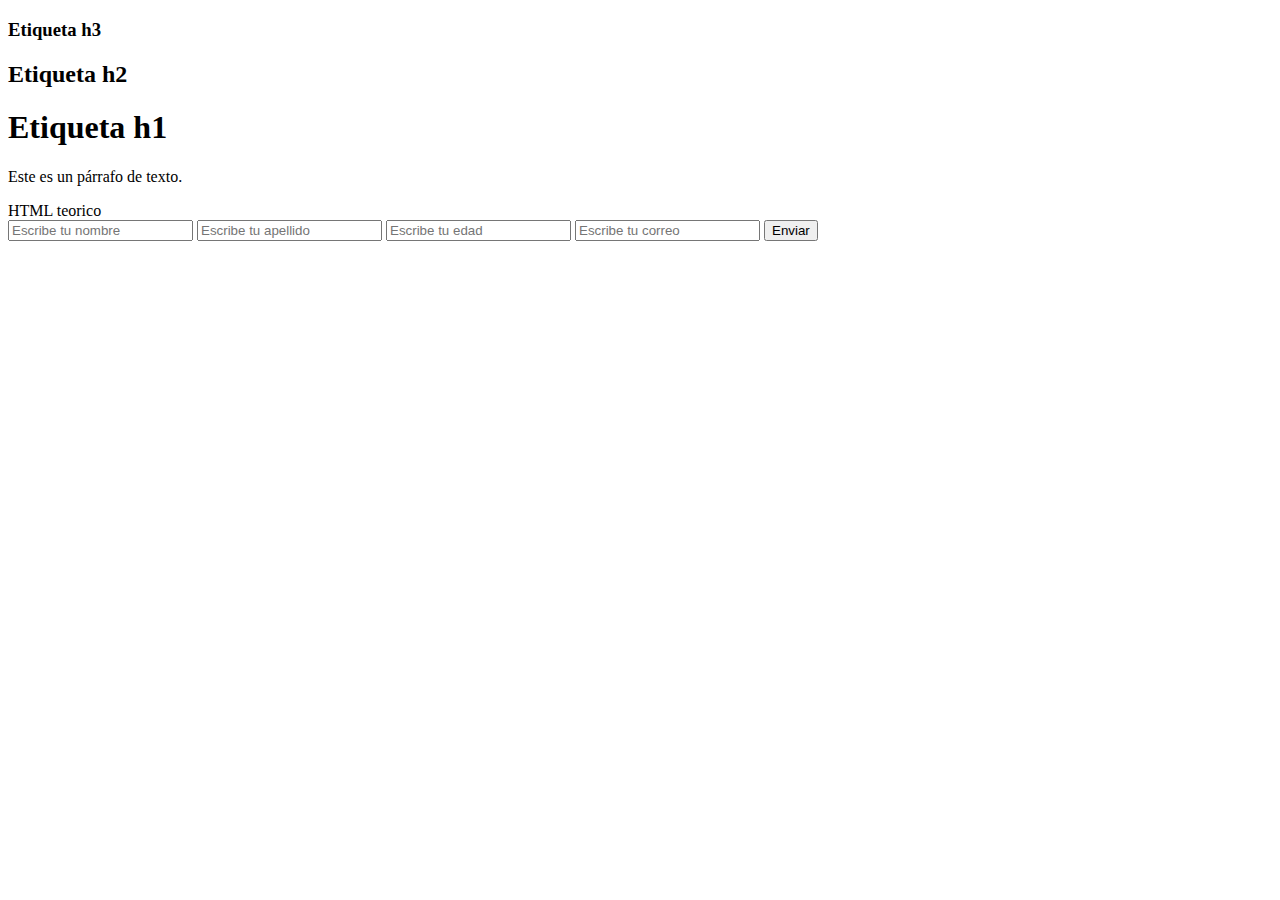
<file: clase3.html>
<!DOCTYPE html>
<html>
    <head>
        <title>My First Web Page</title>
    </head>
    <body>
        <h3>Etiqueta h3</h3>
        <h2>Etiqueta h2</h2>
        <h1>Etiqueta h1</h1>
        <p>Este es un párrafo de texto.</p>
        <div>
            <div> HTML teorico</div>
            <input type="text" placeholder="Escribe tu nombre">
            <input type="text" placeholder="Escribe tu apellido">
            <input type="text" placeholder="Escribe tu edad">
            <input type="text" placeholder="Escribe tu correo">
            <input type="button" value="Enviar">
        </div>
    </body>
</html>
</file>
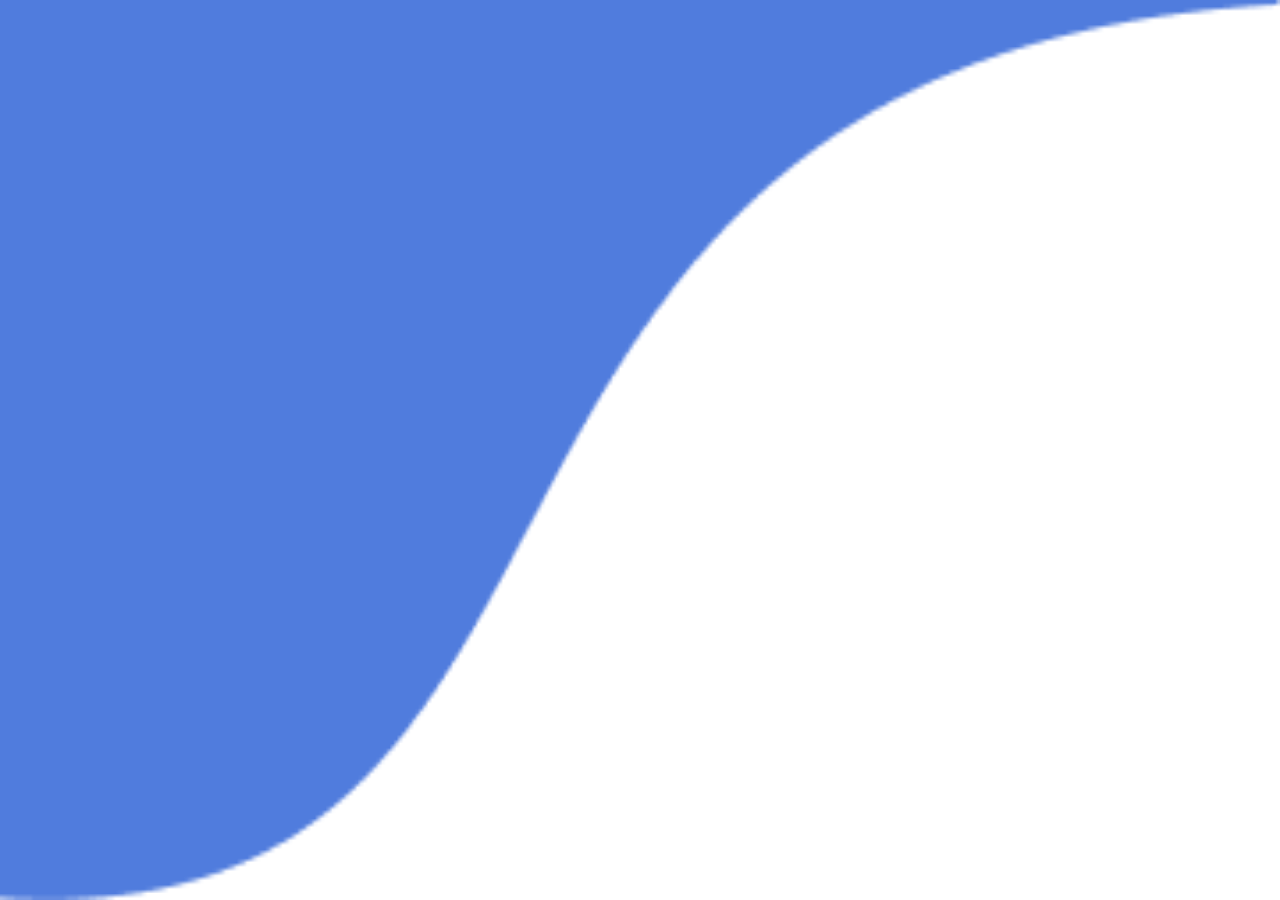
<file: inicio1.html>
<!DOCTYPE html>
<html>
    <head>
        <meta charset="UTF-8">
        <meta name="viewport" content="width=device-width, initial-scale=1.0">
        <link rel="stylesheet" href="style.css"> <!-- Aquí enlazas el CSS -->
    </head>
    <body style ="background-color: white;">
        <img src = "images/Vector.png" alt = "Vector" class="vector" style = "width: 100%; height: 100%;">
    </body>
</html>
</file>
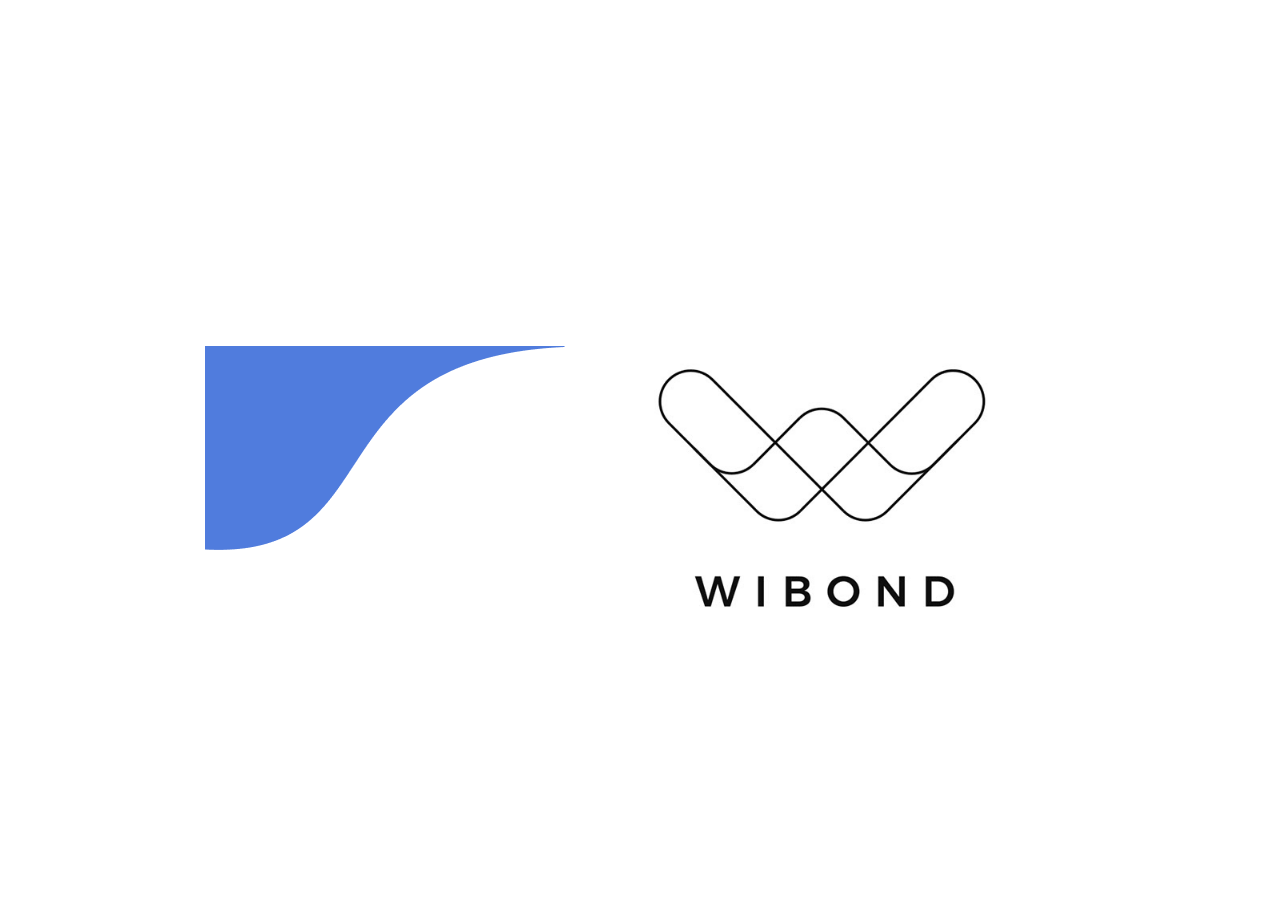
<file: inicio2.html>
<!DOCTYPE html>
<html>
    <head>
        <meta charset="UTF-8">
        <meta name="viewport" content="width=device-width, initial-scale=1.0">
        <link rel="stylesheet" href="style.css"> <!-- Aquí enlazas el CSS -->
    </head>
    <body style ="background-color: white; text-align: center;">
        <div>
            <img src = "images/Vector.png" alt = "Vector" class="vector" style = "width: 100%; height: 100%;">

        </div>
        <div>
            <img src = "images/Logo.png" alt = "Logo" class = "logo" style = "width: 80%; height: 80%; margin-top: 100px;">
    </body>
</html>
</file>
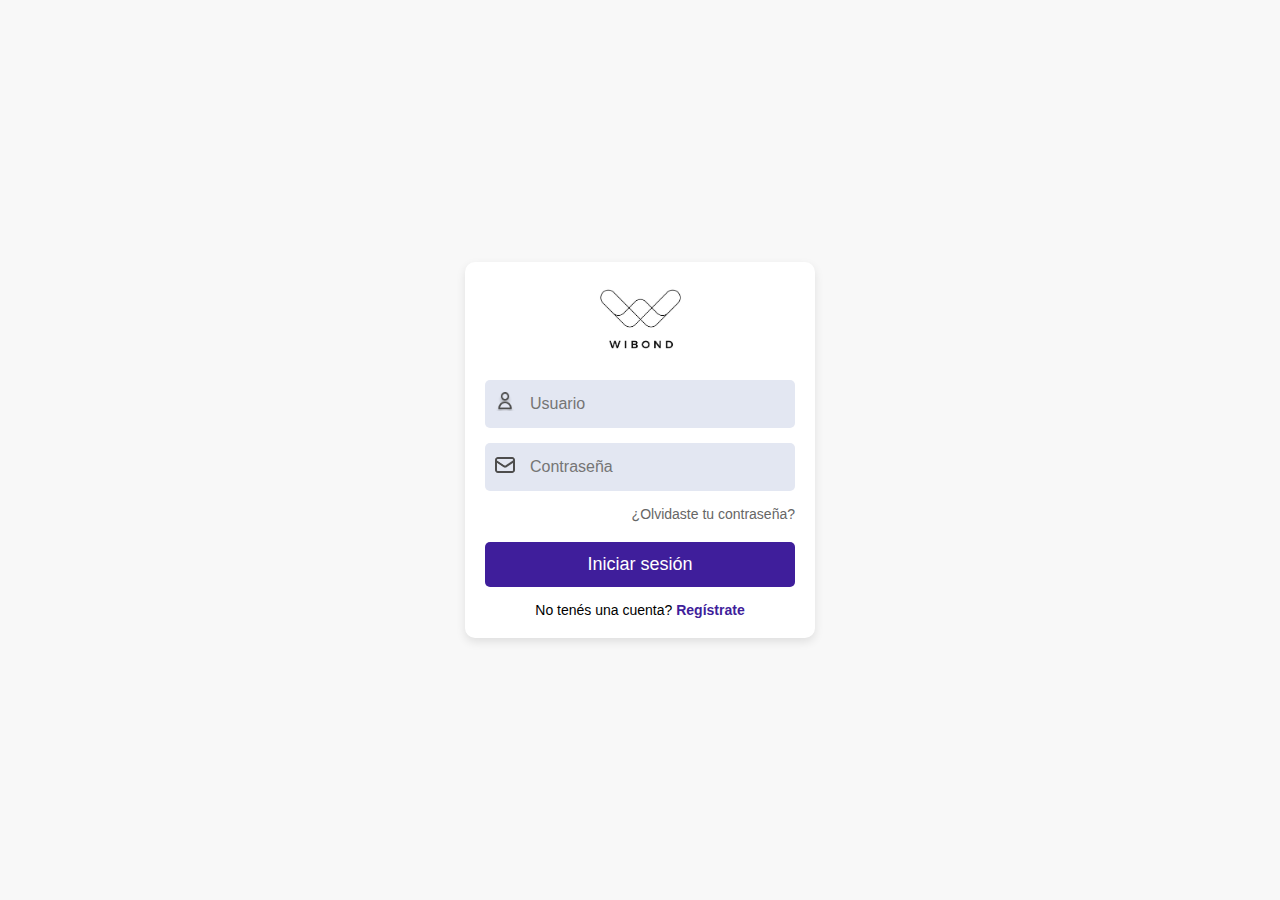
<file: inicio3.html>
<!DOCTYPE html>
<html lang="es">
<head>
    <meta charset="UTF-8">
    <meta name="viewport" content="width=device-width, initial-scale=1.0">
    <title>Login - Wibond</title>
    <link rel="stylesheet" href="style.css">
</head>
<body>
    <div class="login-container">
        <img src="images/Logo.png" alt="Wibond Logo" class="logo">
        
        <form class="login-form">
            <div class="input-group">
                <label for="usuario"><img src="images/Icon.png" alt="Usuario"></label>
                <input type="text" id="usuario" placeholder="Usuario">
            </div>

            <div class="input-group">
                <label for="password"><img src="images/Icon(1).png" alt="Contraseña"></label>
                <input type="password" id="password" placeholder="Contraseña">
            </div>

            <a href="#" class="forgot-password">¿Olvidaste tu contraseña?</a>

            <button type="submit" class="login-btn">Iniciar sesión</button>

            <p class="register-text">No tenés una cuenta? <a href="#">Regístrate</a></p>
        </form>
    </div>
</body>
</html>
</file>
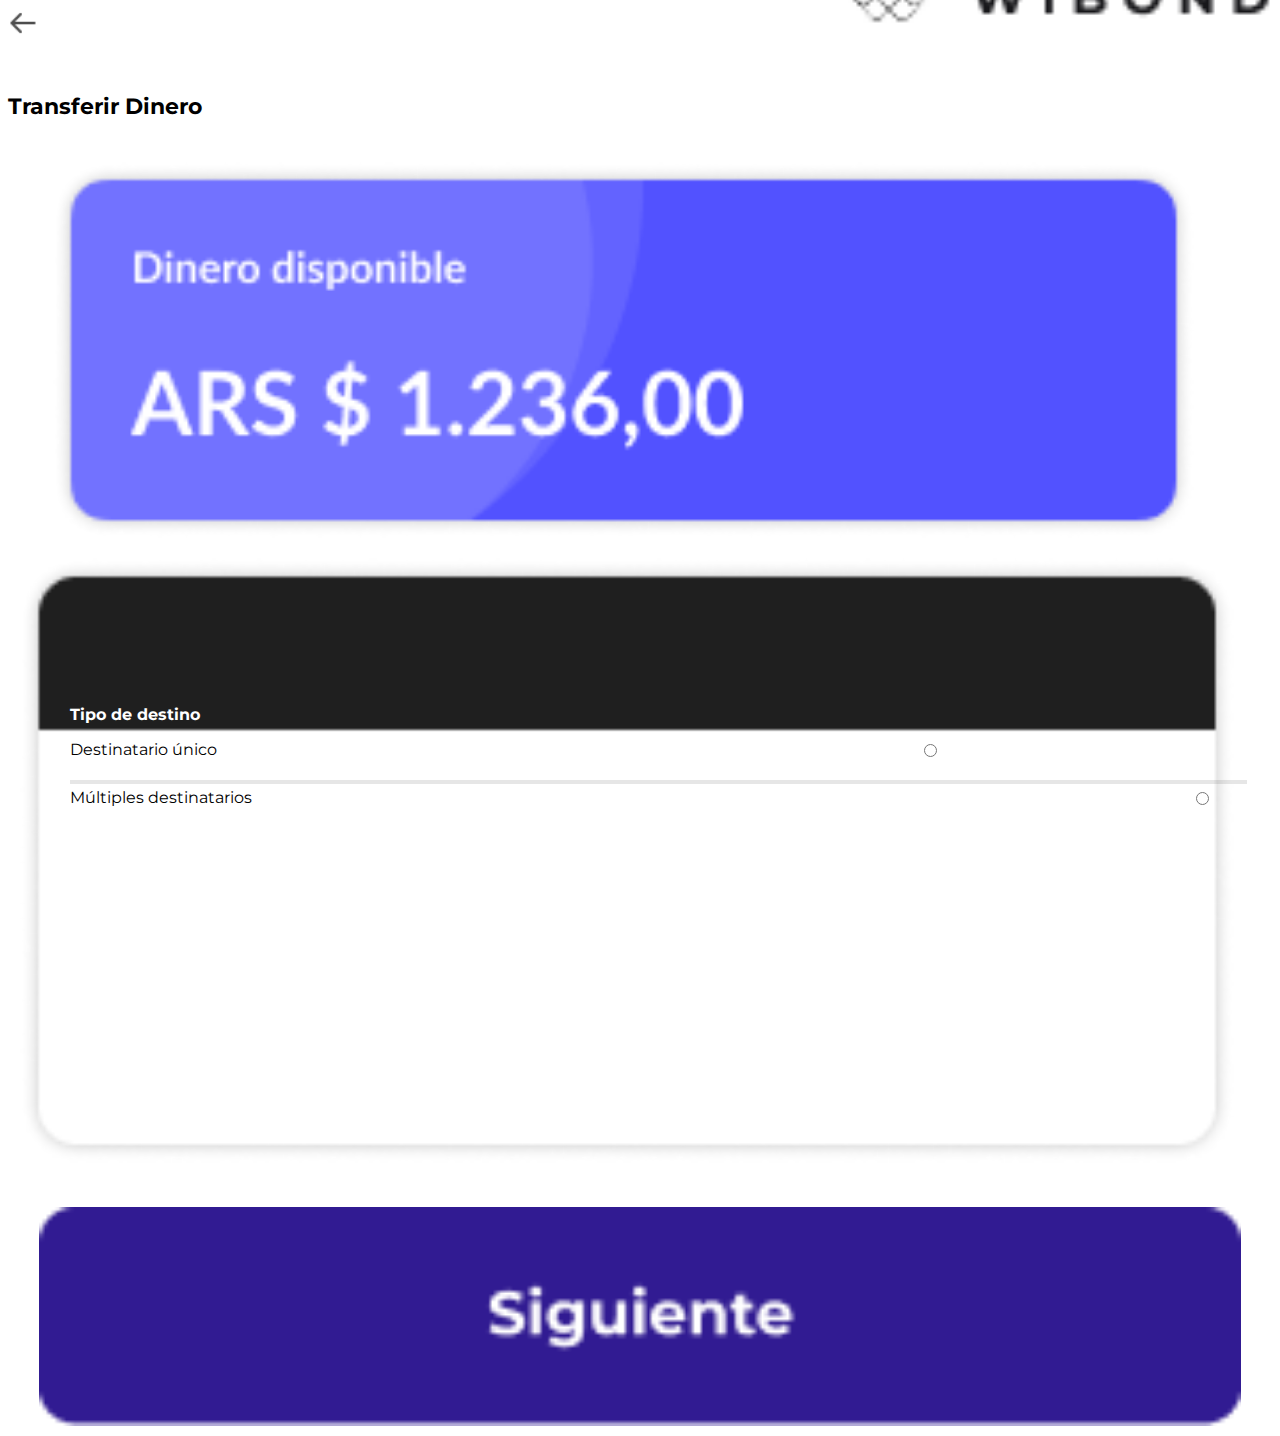
<file: Transferencia/transferencia1.html>
<!DOCTYPE html> 
<html>
    <meta charset="UTF-8">
    <meta name="viewport" content="width=device-width, initial-scale=1.0">
    <title>Transferencia - Wibond</title>
    <link rel="stylesheet" href="styles.css">
    <link href="https://fonts.googleapis.com/css2?family=Lato:wght@400;700&display=swap" rel="stylesheet">
    <link href="https://fonts.googleapis.com/css2?family=Montserrat:wght@400;600&display=swap" rel="stylesheet">
    <body>
        <div class ="flecha">
            <img src="BASE.png" alt="Wibond Logo" class="flecha">
        </div>
        <div class="logo">
            <img src="Logo(3).png" alt="Wibond Logo" class="logo">
        </div>
        <p class="transferencia">Transferir Dinero</p>
        <div class ="card">
            <img src="Card.png" alt="Wibond Logo" class="card">
        </div>
        <div class = "formulario" style = "align-content: center;">
            <img src="Formulario.png" alt="Wibond Logo" class="formulario">
                <form action="procesar.php" method="POST">
                    <p style = "color:white; margin-top:-25%; font-weight:bold">Tipo de destino</p>
                    <div style = "display: flex; justify-content: space-between; align-items: center; margin-bottom: 10px;">
                        <label for="Destinatario">Destinatario único</label>
                        <input type="radio" id="destinatario" style="margin-right:30%" name="tipo_destino" value="destinatario_unico">
                    </div>
                    <div>
                        <img src="Line7.png" alt="Wibond Logo" class="linea">
                    </div>
                    <div style="display: flex; justify-content: space-between; align-items: center; margin-bottom: 10px;">
                        <label for = "destinatarios">Múltiples destinatarios</label>
                        <input type="radio" id="destinatarios" name="tipo_destino" value="multiple_destinarios">
                    </div>
                </form>
        </div>
        <div style="display: flex; flex-direction: column; height: 200px; padding: 20px; border: 1px solid #ffffff; background-color: #ffffff;">
            <button class="boton">
                <img src="Button.png" alt="Wibond Logo" style="height: 100%; width: 100%;">
            </button>
        </div>
    </body>
</html>
</file>
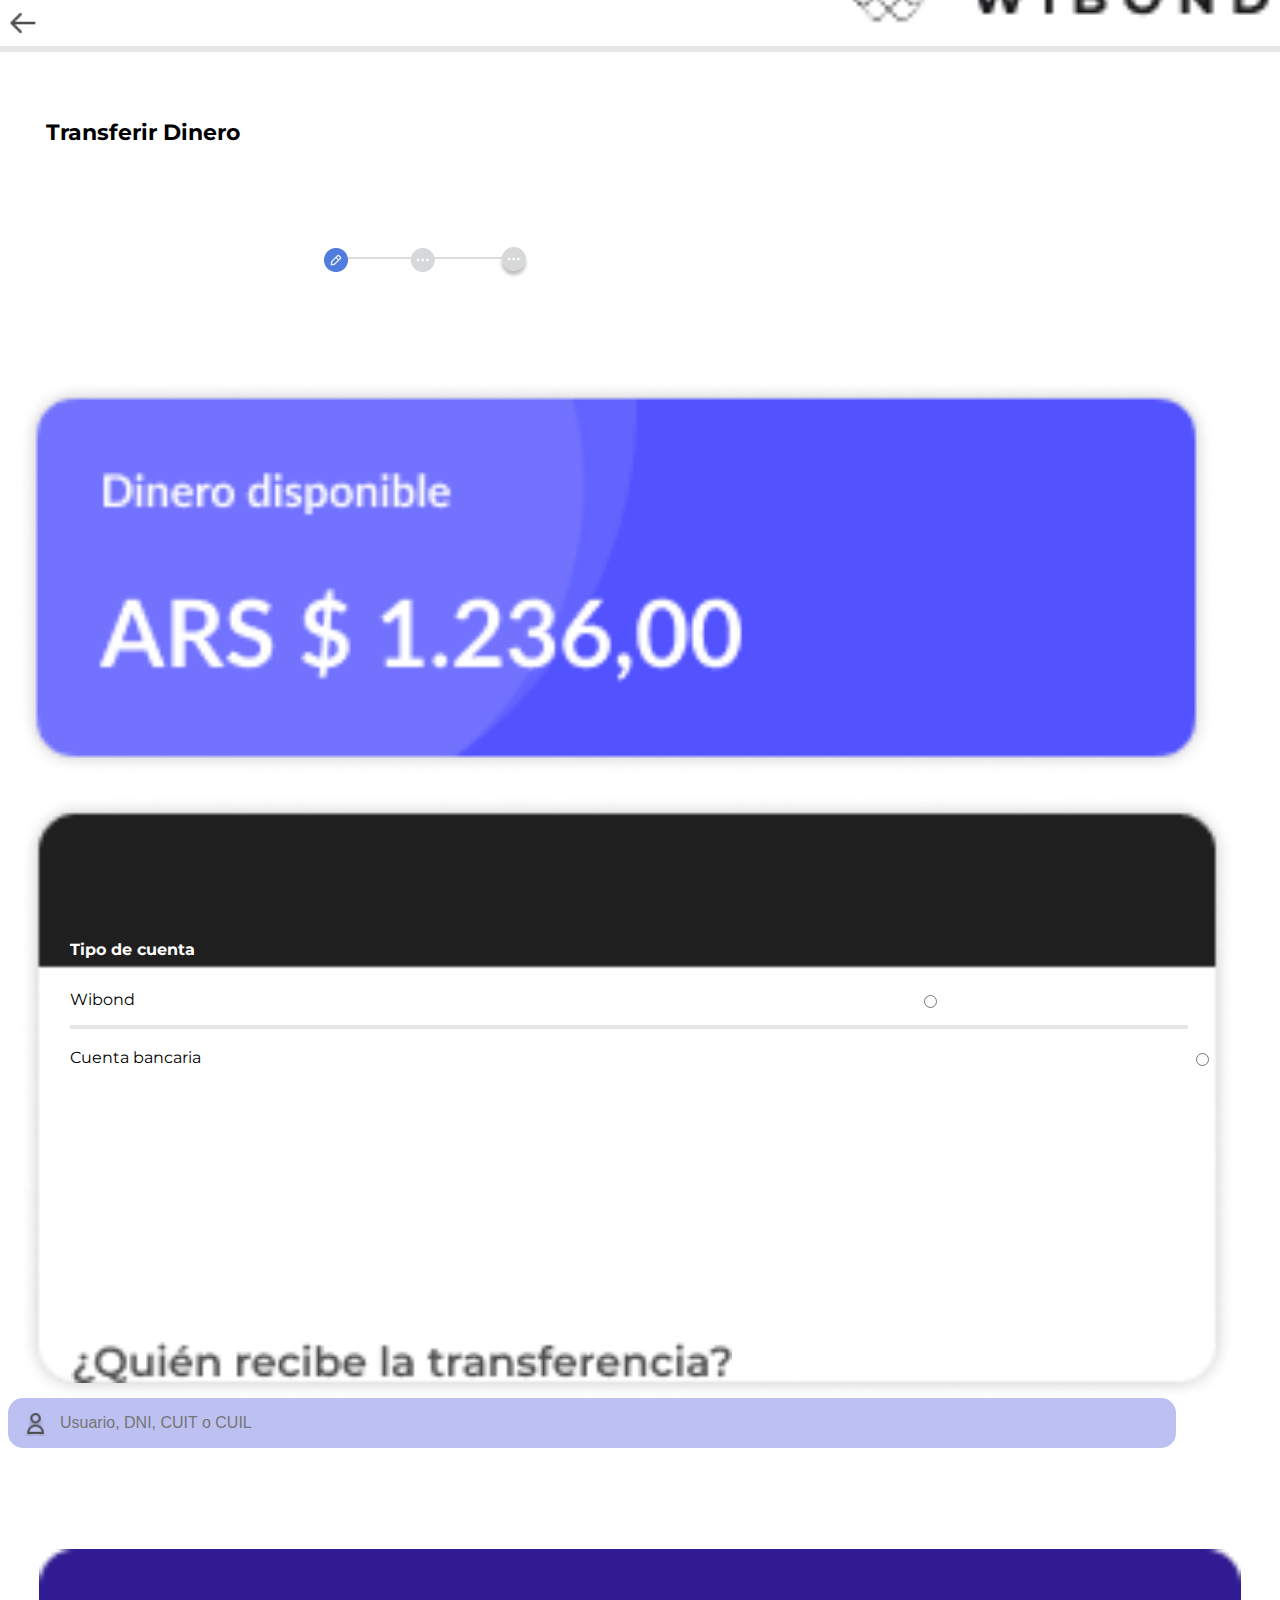
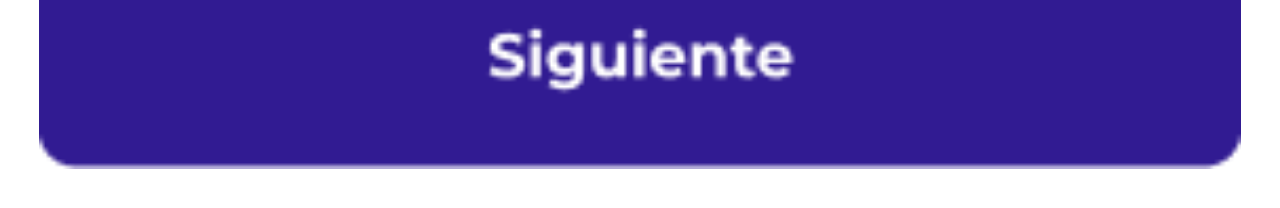
<file: Transferencia/transferencia2.html>
<!DOCTYPE html> 
<html>
    <meta charset="UTF-8">
    <meta name="viewport" content="width=device-width, initial-scale=1.0">
    <title>Transferencia - Wibond</title>
    <link rel="stylesheet" href="styles.css">
    <link href="https://fonts.googleapis.com/css2?family=Lato:wght@400;700&display=swap" rel="stylesheet">
    <link href="https://fonts.googleapis.com/css2?family=Montserrat:wght@400;600&display=swap" rel="stylesheet">
    <body>
        <div class ="flecha">
            <img src="BASE.png" alt="Wibond Logo" class="flecha">
        </div>
        <div class="logo">
            <img src="Logo(3).png" alt="Wibond Logo" class="logo">
        </div>
        <div style = "margin-top: 5px; margin-right: 5%; width: 110%">
            <img src="Line7.png" alt="Wibond Logo" class="linea1">
        </div>
        <div style="margin-top: 5%; margin-left: 3%;">
            <p class="transferencia">Transferir Dinero</p>
        </div>
        <div style = "display: flex; margin-top: 8%; margin-left: 25%; width: 50%;">
            <img src="Stepper.png" class="stepper" alt="Stepper">
        </div>
        <div style="margin-top: 8%; margin-right: 5px;">
            <img src="Card.png" alt="Wibond Logo" class="card">
        </div>
        <div class = "formulario" style = "align-content: center;">
            <img src="Formulario.png" alt="Wibond Logo" class="formulario">
                <form action="procesar.php" method="POST">
                    <p style = "color:white; margin-top:-24%; font-weight:bold">Tipo de cuenta</p>
                    <div style = "display: flex; justify-content: space-between; align-items: center; margin-top: 15px;">
                        <label for="Destinatario">Wibond</label>
                        <input type="radio" id="destinatario" style="margin-right:30%" name="tipo_destino" value="destinatario_unico">
                    </div>
                    <div style = "margin-top: 5px; margin-right: 20%; width: 95%">
                        <img src="Line7.png" alt="Wibond Logo" class="linea">
                    </div>
                    <div style="display: flex; justify-content: space-between; align-items: center; margin-top: 15px;">
                        <label for = "destinatarios">Cuenta bancaria</label>
                        <input type="radio" id="destinatarios" name="tipo_destino" value="multiple_destinarios">
                    </div>
                </form>
        </div>
        <div style="margin-top: 15%; margin-left: 5%;">
            <img src="transfer.png" class="transfer" alt="Transfer">
        </div>
        <div class = "input-container">
            <i class="icono"></i>
            <input type="text" id="usuario" placeholder="Usuario, DNI, CUIT o CUIL">
        </div>
        <div style="display: flex; flex-direction: column; padding: 20px; border: 1px solid #ffffff; background-color: #ffffff;">
            <button class="boton1">
                <img src="Button.png" alt="Wibond Logo" style="height: 100%; width: 100%;">
            </button>
        </div>
    </body>
</html>
</file>
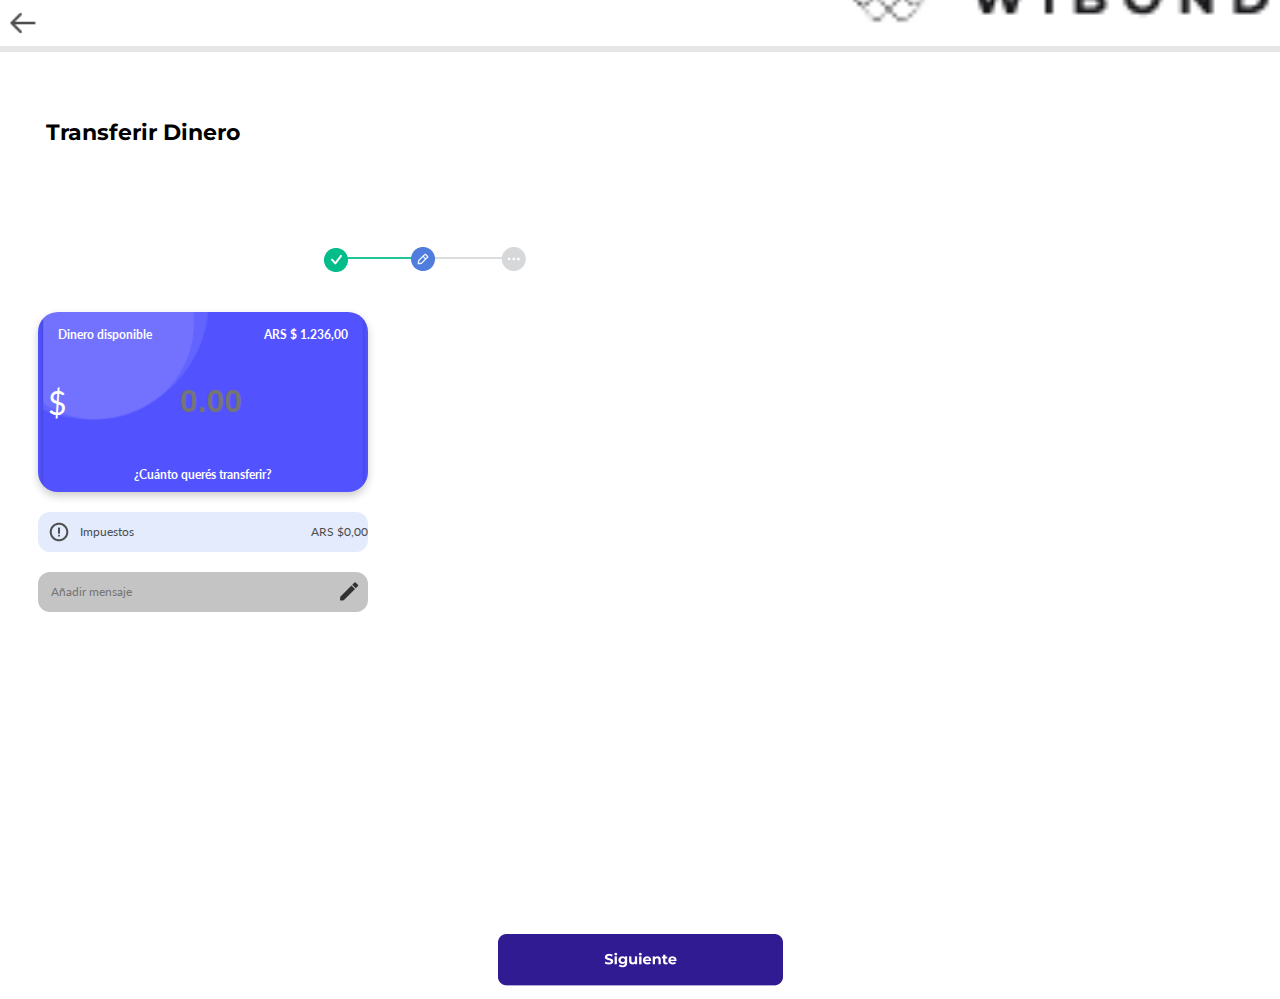
<file: Transferencia/transferencia3.html>
<!DOCTYPE html>
<html>
    <meta charset="UTF-8">
    <meta name="viewport" content="width=device-width, initial-scale=1.0">
    <title>Transferencia - Wibond</title>
    <link rel="stylesheet" href="styles.css">
    <link href="https://fonts.googleapis.com/css2?family=Lato:wght@400;700&display=swap" rel="stylesheet">
    <link href="https://fonts.googleapis.com/css2?family=Montserrat:wght@400;600&display=swap" rel="stylesheet">
    <body>
        <div class ="flecha">
            <img src="BASE.png" alt="Wibond Logo" class="flecha">
        </div>
        <div class="logo">
            <img src="Logo(3).png" alt="Wibond Logo" class="logo">
        </div>
        <div style = "margin-top: 5px; margin-right: 5%; width: 110%">
            <img src="Line7.png" alt="Wibond Logo" class="linea1">
        </div>
        <div style="margin-top: 5%; margin-left: 3%;">
            <p class="transferencia">Transferir Dinero</p>
        </div>
        <div style="display: flex; margin-top: 8%; margin-left: 25%; width: 50%;">
            <img src="transferCheck.png" class="transferCheck" alt="Transfer">
        </div>
        <div class="card-input-container">
            <p class="input-text">Dinero disponible</p>
            <p class="input-text2">ARS $ 1.236,00</p>
            <p class="input-text3">¿Cuánto querés transferir?</p>
            <span class="simbolo">$</span>
            <input type="text" placeholder="0.00" class="input-overlay">
        </div>
        <div class = "boxImpuesto">
            <div class = "impuesto">
                <div class = "izquierda">
                <img src="iconoImpuesto.png" class = "iconoImpuesto">
                <p class = "impuesto-text">Impuestos</p>
                </div>
                <span class = "importe" id="importeValor">ARS $0,00</span>
            </div>
        </div>
        <div>
            <div class = 'mensaje'>
                <input type="text" placeholder="Añadir mensaje" class="input-mensaje">
                <img src="iconoMensaje.png" class = "iconoMensaje">
            </div>
        </div>
        <div class = 'button-container'>
            <button class = "buttonNext">
                <img src="buttonNext.png" class="buttonIcono">
            </button>

        </div>
    </body>

</html>
</file>
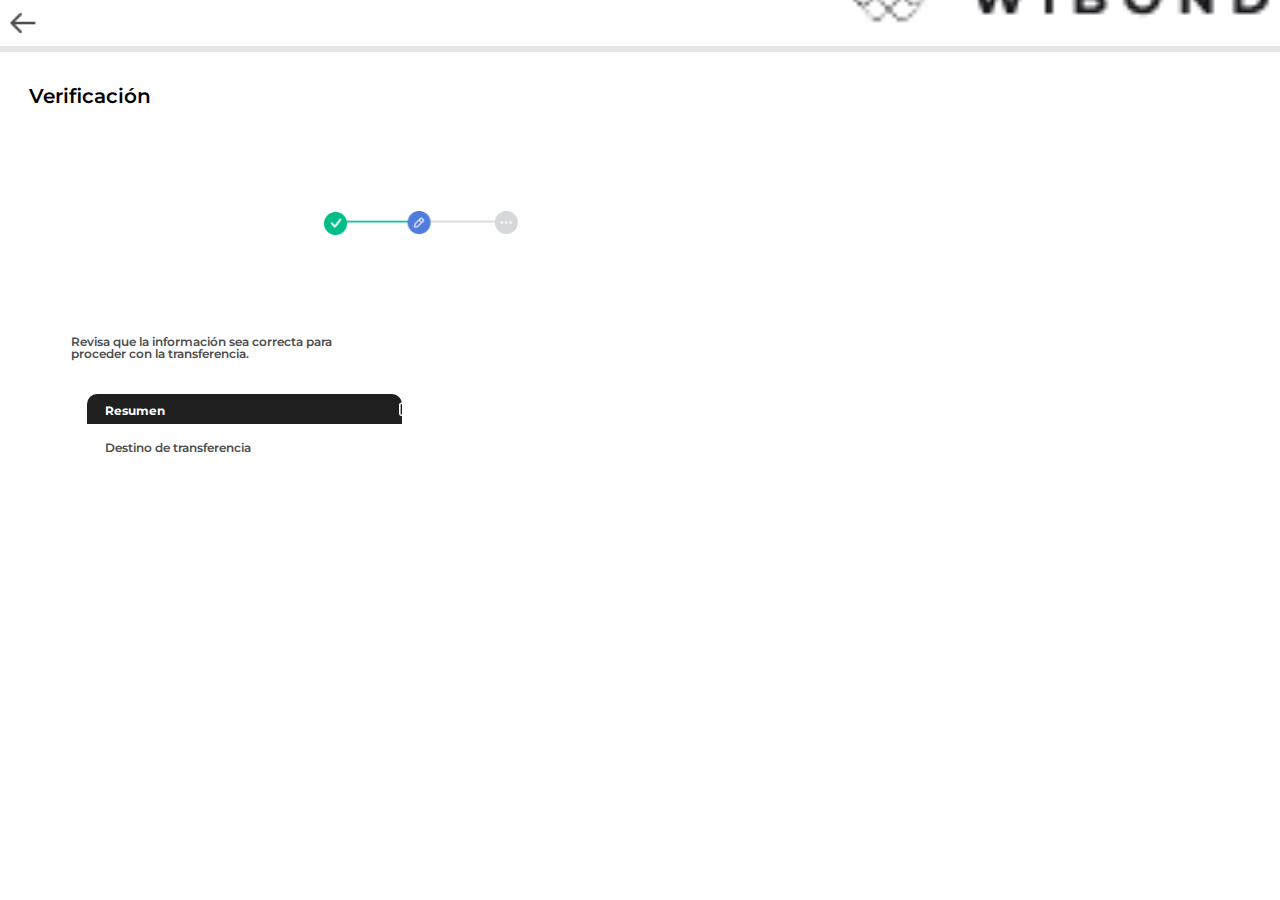
<file: Transferencia/transferencia4.html>
<!DOCTYPE html>
<html>
    <meta charset="UTF-8">
    <meta name="viewport" content="width=device-width, initial-scale=1.0">
    <title>Transferencia - Wibond</title>
    <link rel="stylesheet" href="styles.css">
    <link href="https://fonts.googleapis.com/css2?family=Montserrat:wght@400;600&display=swap" rel="stylesheet">
    <body>
        <div class ="flecha">
            <img src="BASE.png" alt="Wibond Logo" class="flecha">
        </div>
        <div class="logo">
            <img src="Logo(3).png" alt="Wibond Logo" class="logo">
        </div>
        <div style = "margin-top: 5px; margin-right: 5%; width: 110%">
            <img src="Line7.png" alt="Wibond Logo" class="linea1">
        </div>
        <div style = "margin-top: 30px;">
            <p class = "titulo" >Verificación</p>
        </div>
        <div style="display: flex; margin-top: 8%; margin-left: 25%; width: 23.66px; height: 24px;">
            <img src="transferCheck.png" class="transferCheck" alt="Transfer">
        </div>
        <div style = "margin-top: 8%">
            <p class = "informacion">Revisa que la información sea correcta para proceder con la transferencia.</p>
        </div>
        <div class = "resumen">
            <div class = "cabecera">
                <span class = "textResumen">Resumen</span>
                <img src ="iconResumen.png" class="iconResumen"/>
            </div>
            <div>
                <p class="label">Destino de transferencia</p>
            </div>
        </div>
    </body>
</html>
</file>
<file: style.css>
* {
    margin: 0;
    padding: 0;
    box-sizing: border-box;
    font-family: Arial, sans-serif;
}

body {
    display: flex;
    justify-content: center;
    align-items: center;
    height: 100vh;
    background-color: #f8f8f8;
}

.login-container {
    width: 90%;
    max-width: 350px;
    background: white;
    padding: 20px;
    border-radius: 10px;
    box-shadow: 0px 4px 10px rgba(0, 0, 0, 0.1);
    text-align: center;
}

.logo {
    width: 100px;
    margin-bottom: 20px;
}

.login-form {
    display: flex;
    flex-direction: column;
}

.input-group {
    display: flex;
    align-items: center;
    background: #E3E7F2;
    border-radius: 5px;
    padding: 10px;
    margin-bottom: 15px;
}

.input-group img {
    width: 20px;
    margin-right: 10px;
}

.input-group input {
    border: none;
    background: none;
    outline: none;
    flex: 1;
    font-size: 16px;
    padding: 5px;
}

.forgot-password {
    display: block;
    text-align: right;
    font-size: 14px;
    margin-bottom: 20px;
    color: #666;
    text-decoration: none;
}

.login-btn {
    background: #3F1E9B;
    color: white;
    font-size: 18px;
    border: none;
    padding: 12px;
    border-radius: 5px;
    cursor: pointer;
    width: 100%;
}

.register-text {
    margin-top: 15px;
    font-size: 14px;
}

.register-text a {
    color: #3F1E9B;
    text-decoration: none;
    font-weight: bold;
}
</file>
<file: Transferencia/styles.css>
.flecha {
    width: 30px;
    height: 30px;
    margin-top: 0%;
}

.logo {
    display: flex;
    justify-content: end;
    align-items: center;
    margin-top: -3%;
    img{
        width: 35%;
    }
}

.radio-container {
    position: absolute;
    display:flex;
    justify-content: space-between;
    width: 80%;
    left:10%;
}

.transferencia {
    font-family: 'Montserrat', sans-serif;
    font-size : 22px;
    font-weight: bold;
    margin-top: 60px;
}

form {
    width: 100%;
    display: flex;
    justify-content: center;
    margin-left: 10%;
    margin-top: -20%;
    font-family: 'Montserrat', sans-serif;
    flex-direction: column;

}
input[type="radio"] {
    margin-right: 100px;
}

.linea {
    width: 95%;
}

.linea1 {
    width: 110%;
    margin-left: -5%;
}

.card {
    display: flex;
    justify-content: center;
    width: 95%;
    margin-left: 10px;
    margin-top: 20px;
}

.formulario {
    width: 98%;
    display: flex;
    justify-content: center;
    margin-top: 10px;
    flex-direction: column;
    align-items: center;
}

.boton {
    background-color: #ffffff;
    color: white;
    padding: 10px;
    border: none;
    border-radius: 10px;
    margin-top: auto;
    display: flex;
    justify-content: center;
    align-items: center;
    margin-top: 260px;
}

.boton1 {
    background-color: #ffffff;
    color: white;
    padding: 10px;
    border: none;
    border-radius: 10px;
    margin-top: auto;
    display: flex;
    justify-content: center;
    align-items: center;
    margin-top: 70px;
}

.input-container {
    background-color: #bdc1f2;
    border-radius: 15px;
    padding: 10px 15px;
    display: flex;
    align-items: center;
    gap: 10px;
    width: 90%;
    height: 30px;
    margin-top: 15px;
}

.input-container input {
    border: none;
    background: transparent;
    outline: none;
    flex: 1;
    font-size: 16px;
}

.icono {
    background-image: url('Icon.png');
    background-size: contain;
    background-repeat: no-repeat;
    width: 25px;
    height: 25px;
    margin-top: 5px;
}   

.transfer {
    width: 55%;
    height: 550%;
    display: flex;
    justify-content: center;
    align-items: center;
}

.transferencia2 {
    font-family: Lato, sans-serif;
    font-size: 12px;
    color: white;
    margin-top: -220px;
    margin-left: 33px;
}

.card-input-container {
    background-image: url('CardCheck.png'); /* Usá el nombre de tu imagen acá */
    background-size: cover;
    background-color: #5252FF;
    background-repeat: no-repeat;
    background-position: center;
    width: 330px;           /* ajustá según tu diseño */
    height: 180px;          /* ajustá según tu imagen */
    border-radius: 20px;
    position: relative;
    box-shadow: 0 4px 8px rgba(0,0,0,0.2);
    display: flex;
    justify-content: center;
    align-items: center;
    margin-top: 40px;
    margin-left: 30px;
    overflow: hidden;
}

.input-overlay {
    background: transparent;
    border: none;
    font-size: 32px;
    font-weight: bold;
    color: white;
    text-align: center;
    outline: none;
    width: 300px;
    justify-content: center;
    position: relative;
    display: inline-block;
}

.card-input-container input {
    padding-left: 18px;
    font-size: 32px;
    height: 30px;
    box-sizing: border-box;
    align-items: center;
    justify-content: center;
    position: relative;
}

.simbolo {
    position: absolute;
    left: 10px;
    top: 50%;
    transform: translateY(-50%);
    color: white;
    pointer-events: none;
    font-family: 'Lato', sans-serif;
    font-size: 32px;
}

.input-text {
    position: absolute;
    top: 15px;
    left: 20px;
    color: white;
    font-size: 12px;
    font-weight: 500;
    margin: 0;
    padding: 0;
    font-family: 'Lato', sans-serif;
    font-weight: bold;
}

.input-text2 {
    position: absolute;
    top: 15px;
    right: 20px;
    color: white;
    font-size: 12px;
    margin: 0;
    padding: 0;
    font-family: 'Lato', sans-serif;
    font-weight: bold;
}

.input-text3 {
    position: absolute;
    bottom: 10px;
    color:white;
    font-size: 12px;
    font-family: 'Lato', sans-serif;
    font-weight: bold;
    margin: 0;
    padding: 0;
}

.impuesto {
    background-color: #e3ebfd;
    border-radius: 12px;
    display: flex;
    align-items: center;
    gap: 10px;
    width: 330px;
    height: 40px;
    margin-top: 20px;
    margin-left: 30px;
    justify-content: space-between;
    
}


.impuesto-text {
    font-family: 'Lato', sans-serif;
    font-size: 12px;
    color: #4D4D4D;
}

.iconoImpuesto {
    position: relative;
    margin-left: 10px;
}

.izquierda {
    display: flex;
    align-items: center;
    gap: 10px;
}

.importe {
    color:#4D4D4D;
    font-family: 'Lato', sans-serif;
    font-size: 12px;
    justify-content: space-between;
    display: flex;
    align-items: center;
}

.mensaje {
    background-color: #C4C4C4;
    border-radius: 12px;
    display: flex;
    align-items: center;
    gap: 10px;
    width: 330px;
    height: 40px;
    margin-top: 20px;
    margin-left: 30px;
}

.input-mensaje {
    background-color: #C4C4C4;
    border-radius: 12px;
    border-color: #C4C4C4;
    border: 1px solid #C4C4C4;
    outline: none;
    box-shadow: none;
    font-size: 12px;
    font-family: 'Lato', sans-serif;
    padding: 8px 12px;
}

.iconoMensaje {
    margin-left: 110px;
}

.buttonNext {
    background-color: white;
    border: 1px solid #FFFFFF;
    justify-content: center;
    align-items: center;
}

.button-container {
    justify-content: center;
    align-items: center;
    display: flex;
    margin-top: 320px;
}

.titulo {
    font-family: 'Montserrat', sans-serif;
    font-size: 20px;
    font-weight: 600;
    line-height: 1;
    letter-spacing: 0;
    color: #000000;
    text-transform: capitalize;
    width: 123px;
    height: 24px;
    margin-left: 21px;
}

.informacion {
    font-weight: 600;
    font-size: 12px;
    line-height: 1;
    letter-spacing: 0;
    vertical-align: middle;
    font-family: "Montserrat", sans-serif;
    color: #4D4D4D;
    width: 318px;
    height: 30px;
    margin-left: 5%;  
}

.resumen {
    width: 300px;
    height: 48px;
    border-top-right-radius: 10px;
    border-top-left-radius: 10px;
    margin-left: 5%;
    padding: 16px;
}

.cabecera {
    background-color:#1F1F1F;
    color:white;
    font-family: 'Montserrat' , sans-serif;
    font-weight: 700;
    font-size: 12px;
    line-height: 1;
    letter-spacing: 0;
    vertical-align: middle;
    display: flex;
    width: 315px;
    height: 30px;
    border-top-right-radius: 10px;
    border-top-left-radius: 10px;
}

.iconResumen {
    justify-content: space-between;
    color: #FFFFFF;
    display: flex;
    margin-left: 26vh;
    margin-top: 0.8vh;
    width: 15px;
    height: 15px;
}

.textResumen {
    margin-top: 1.2vh;
    margin-left: 2vh;
}

.label {
    font-family: 'Montserrat' , sans-serif;
    font-weight: 600;
    font-size: 12px;
    line-height: 1;
    letter-spacing: 0%;
    vertical-align: middle;
    color: #4D4D4D;
    margin-top: 2vh;
    margin-left: 2vh;
}
</file>
